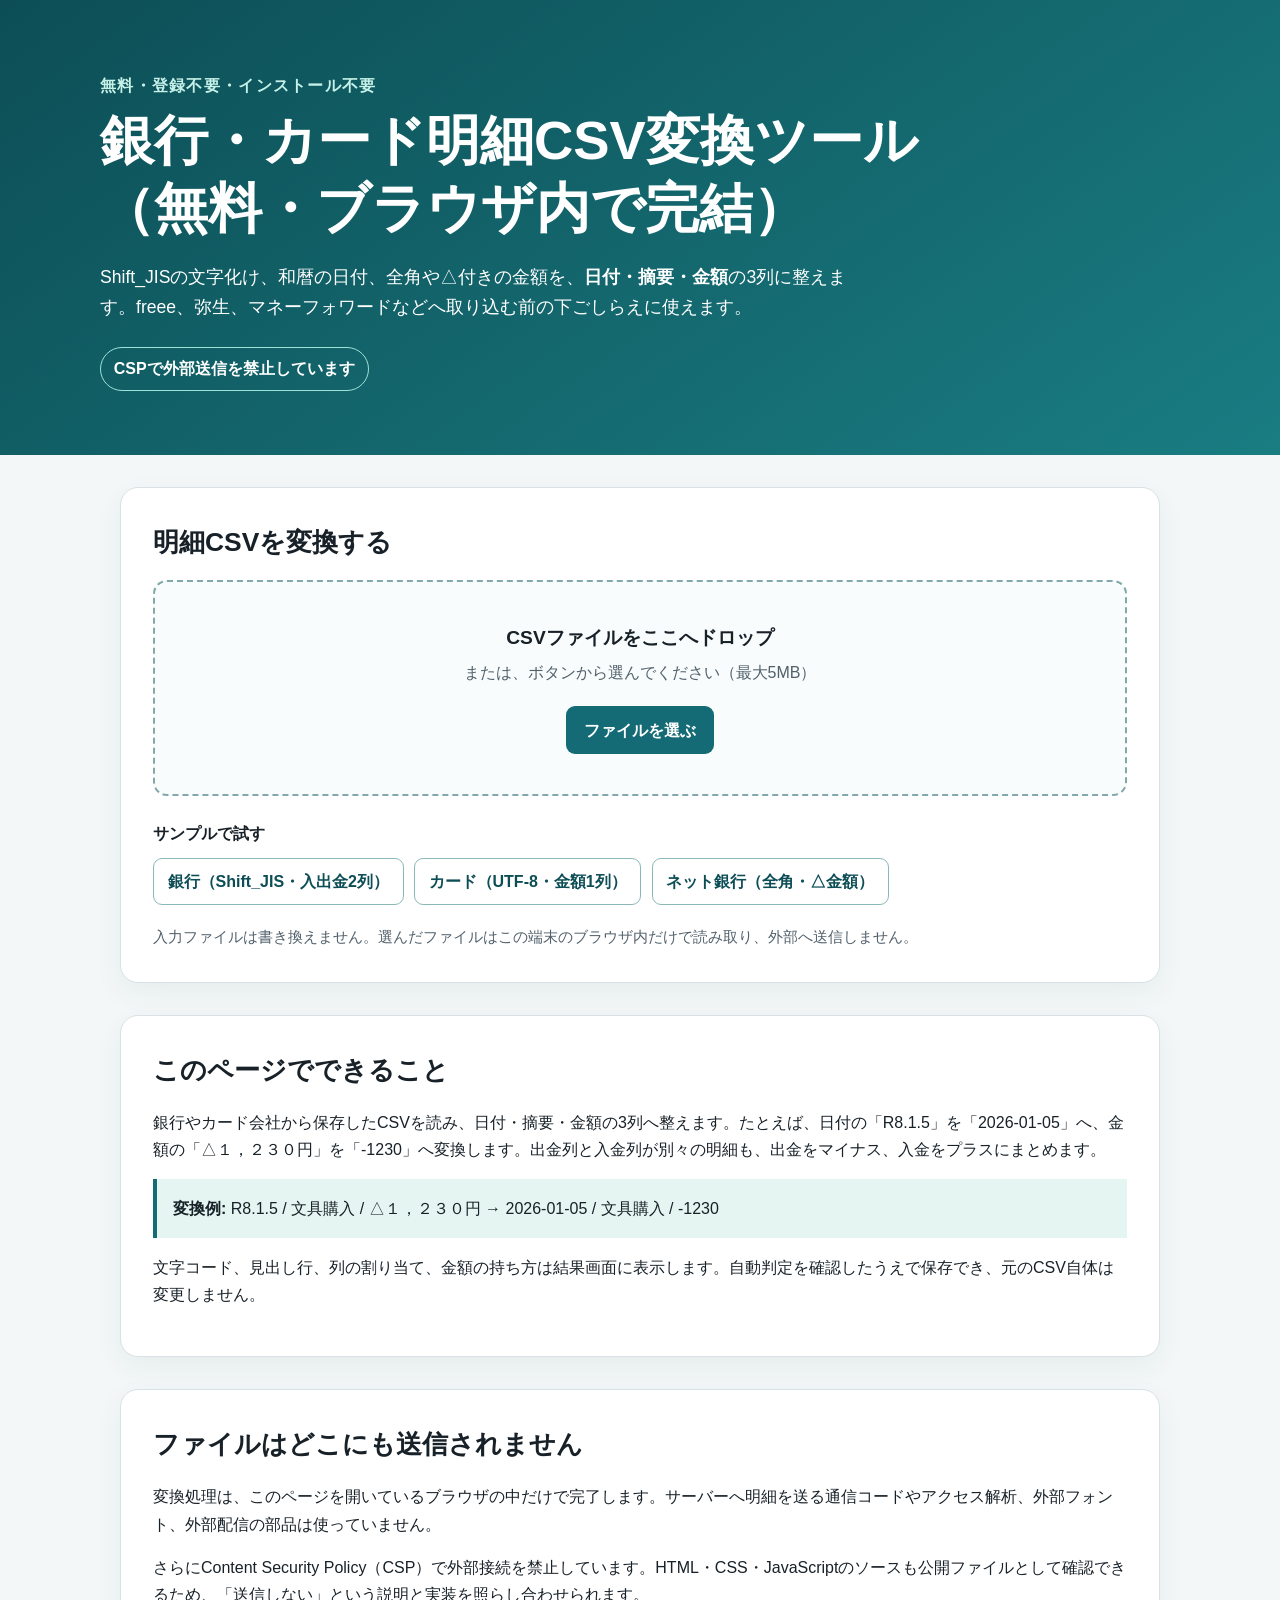
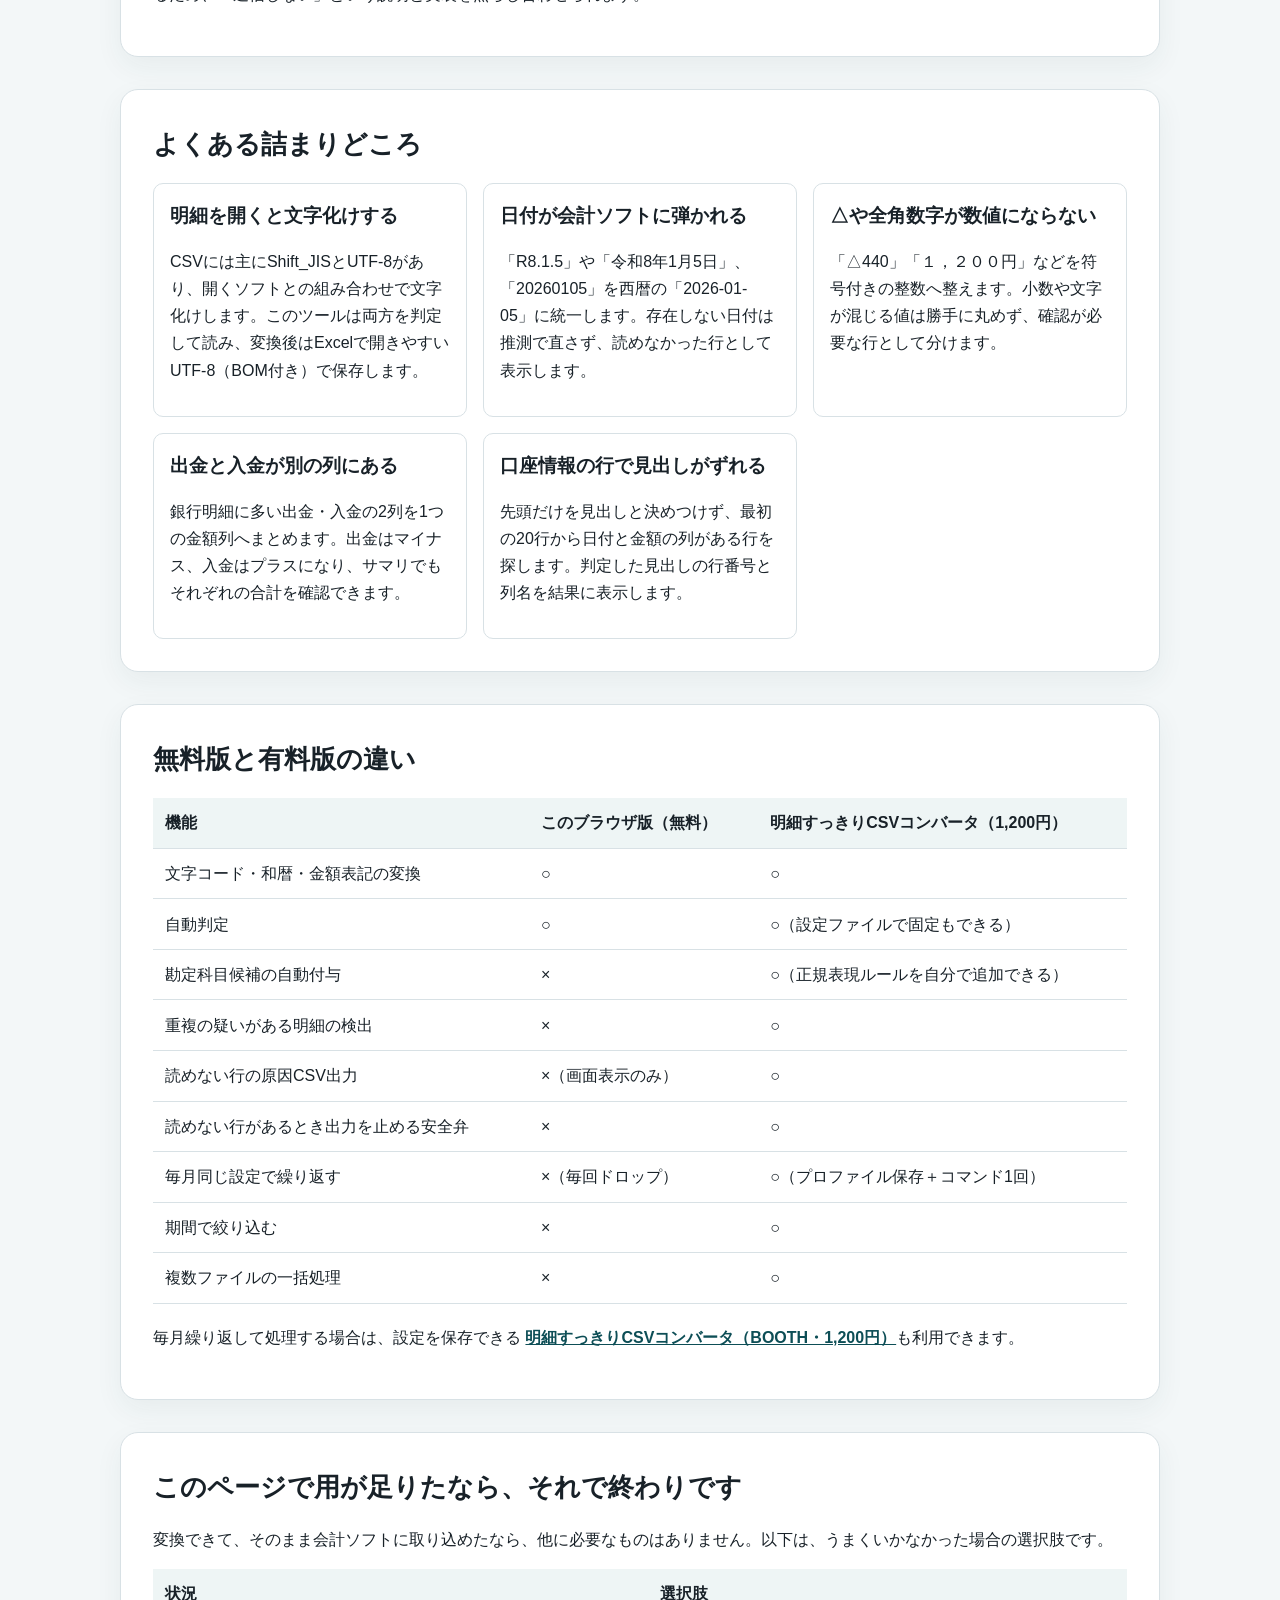
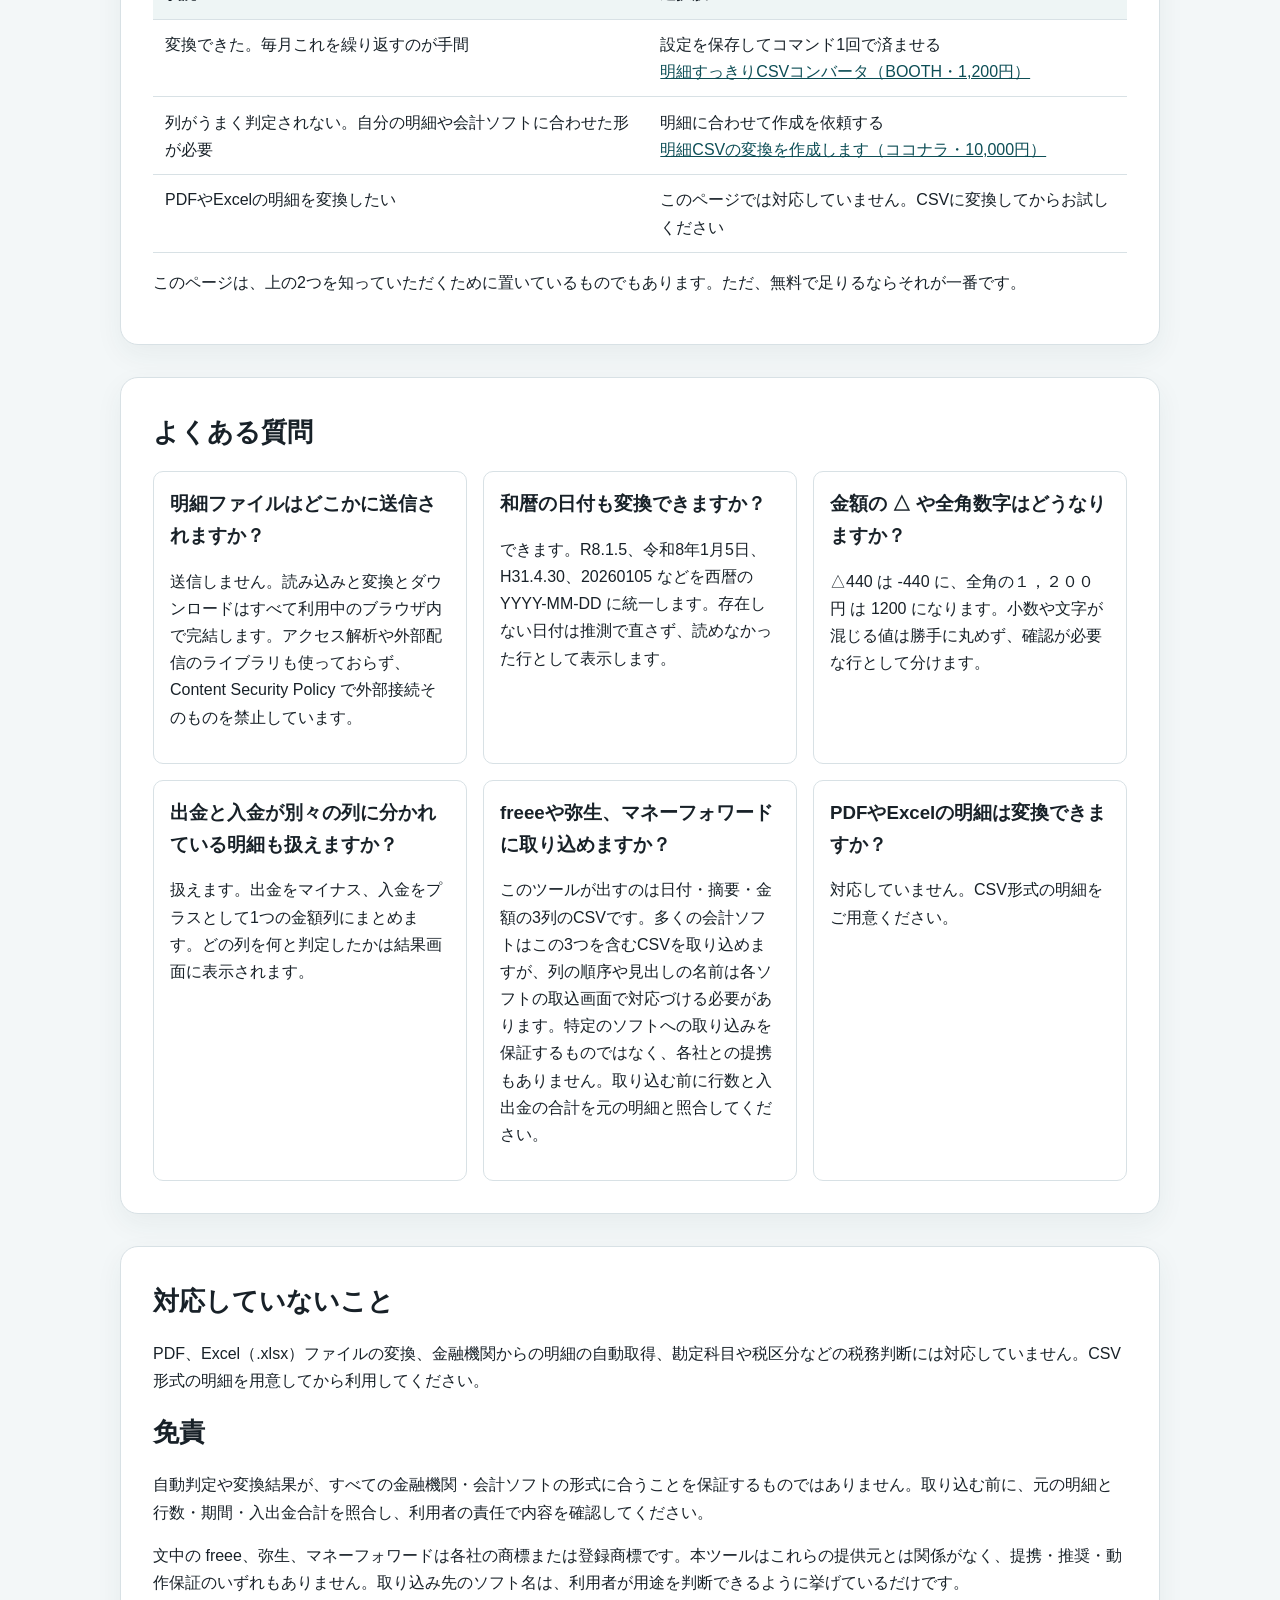
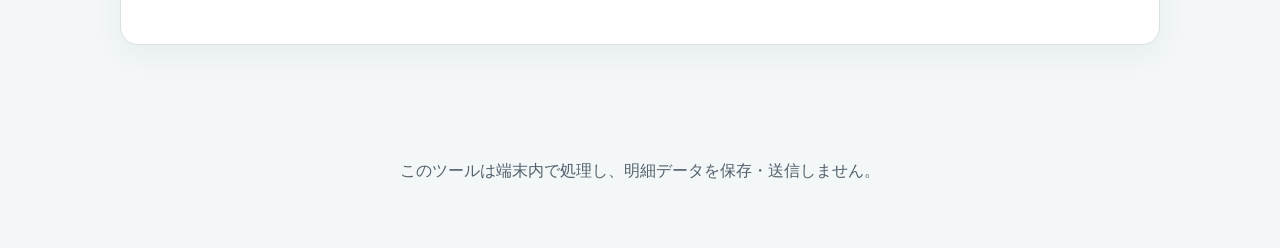
<file: index.html>
<!doctype html>
<html lang="ja">
<head>
  <meta charset="utf-8">
  <meta name="viewport" content="width=device-width, initial-scale=1">
  <meta http-equiv="Content-Security-Policy" content="default-src 'none'; script-src 'self'; style-src 'self'; img-src 'self' data:; connect-src 'none'; font-src 'none'; object-src 'none'; base-uri 'none'; form-action 'none'">
  <meta name="description" content="銀行やカードの明細CSVを、文字コード・和暦・金額表記を整えて日付・摘要・金額の3列に変換。freee・弥生・マネーフォワードなどへ取り込む前の下ごしらえに。ファイルは外部送信せずブラウザ内で処理します。">
  <title>銀行・カード明細CSV変換ツール（無料）</title>
  <link rel="canonical" href="https://naporit0742.github.io/meisai-csv-converter/">
  <script type="application/ld+json">
{
  "@context": "https://schema.org",
  "@graph": [
    {
      "@type": "WebApplication",
      "name": "銀行・カード明細CSV変換ツール",
      "url": "https://naporit0742.github.io/meisai-csv-converter/",
      "applicationCategory": "FinanceApplication",
      "operatingSystem": "Web browser",
      "inLanguage": "ja",
      "isAccessibleForFree": true,
      "offers": {
        "@type": "Offer",
        "price": "0",
        "priceCurrency": "JPY"
      },
      "author": {
        "@type": "Person",
        "name": "NaporiT"
      },
      "description": "銀行やカードの明細CSVを、文字コード・和暦・金額表記を整えて日付・摘要・金額の3列に変換する。freee・弥生・マネーフォワードなどへ取り込む前の下ごしらえに使う。ファイルは外部送信せずブラウザ内だけで処理する。"
    },
    {
      "@type": "FAQPage",
      "mainEntity": [
        {
          "@type": "Question",
          "name": "明細ファイルはどこかに送信されますか？",
          "acceptedAnswer": {
            "@type": "Answer",
            "text": "送信しません。読み込みと変換とダウンロードはすべて利用中のブラウザ内で完結します。アクセス解析や外部配信のライブラリも使っておらず、Content Security Policy で外部接続そのものを禁止しています。"
          }
        },
        {
          "@type": "Question",
          "name": "和暦の日付も変換できますか？",
          "acceptedAnswer": {
            "@type": "Answer",
            "text": "できます。R8.1.5、令和8年1月5日、H31.4.30、20260105 などを西暦の YYYY-MM-DD に統一します。存在しない日付は推測で直さず、読めなかった行として表示します。"
          }
        },
        {
          "@type": "Question",
          "name": "金額の △ や全角数字はどうなりますか？",
          "acceptedAnswer": {
            "@type": "Answer",
            "text": "△440 は -440 に、全角の１，２００円 は 1200 になります。小数や文字が混じる値は勝手に丸めず、確認が必要な行として分けます。"
          }
        },
        {
          "@type": "Question",
          "name": "出金と入金が別々の列に分かれている明細も扱えますか？",
          "acceptedAnswer": {
            "@type": "Answer",
            "text": "扱えます。出金をマイナス、入金をプラスとして1つの金額列にまとめます。どの列を何と判定したかは結果画面に表示されます。"
          }
        },
        {
          "@type": "Question",
          "name": "freeeや弥生、マネーフォワードに取り込めますか？",
          "acceptedAnswer": {
            "@type": "Answer",
            "text": "このツールが出すのは日付・摘要・金額の3列のCSVです。多くの会計ソフトはこの3つを含むCSVを取り込めますが、列の順序や見出しの名前は各ソフトの取込画面で対応づける必要があります。特定のソフトへの取り込みを保証するものではなく、各社との提携もありません。取り込む前に行数と入出金の合計を元の明細と照合してください。"
          }
        },
        {
          "@type": "Question",
          "name": "PDFやExcelの明細は変換できますか？",
          "acceptedAnswer": {
            "@type": "Answer",
            "text": "対応していません。CSV形式の明細をご用意ください。"
          }
        }
      ]
    }
  ]
}
  </script>
  <link rel="stylesheet" href="style.css">
</head>
<body>
  <header class="site-header">
    <div class="header-inner">
      <p class="eyebrow">無料・登録不要・インストール不要</p>
      <h1>銀行・カード明細CSV変換ツール（無料・ブラウザ内で完結）</h1>
      <p class="lead">Shift_JISの文字化け、和暦の日付、全角や△付きの金額を、<strong>日付・摘要・金額</strong>の3列に整えます。freee、弥生、マネーフォワードなどへ取り込む前の下ごしらえに使えます。</p>
      <p class="privacy-badge">CSPで外部送信を禁止しています</p>
    </div>
  </header>

  <main>
    <section class="panel" aria-labelledby="tool-title">
      <h2 id="tool-title">明細CSVを変換する</h2>
      <div id="drop-zone" class="drop-zone">
        <p class="drop-title">CSVファイルをここへドロップ</p>
        <p class="drop-note">または、ボタンから選んでください（最大5MB）</p>
        <label class="button" for="file-input">ファイルを選ぶ</label>
        <input id="file-input" type="file" accept=".csv,text/csv" hidden>
      </div>
      <div class="sample-area">
        <p>サンプルで試す</p>
        <div class="sample-buttons">
          <button class="sample-button" type="button" data-sample="bank">銀行（Shift_JIS・入出金2列）</button>
          <button class="sample-button" type="button" data-sample="card">カード（UTF-8・金額1列）</button>
          <button class="sample-button" type="button" data-sample="netbank">ネット銀行（全角・△金額）</button>
        </div>
      </div>
      <p class="local-note">入力ファイルは書き換えません。選んだファイルはこの端末のブラウザ内だけで読み取り、外部へ送信しません。</p>
    </section>

    <section id="error-box" class="message message-error" role="alert" hidden>
      <strong id="error-title"></strong>
      <p id="error-action"></p>
    </section>

    <section id="results" class="panel" aria-labelledby="result-title" hidden>
      <h2 id="result-title">変換結果</h2>
      <p id="sign-warning" class="message message-warning" role="status" hidden></p>
      <div class="result-block">
        <h3>判定結果</h3>
        <p>自動判定が元の明細と合っているか確認してください。</p>
        <div class="table-scroll"><table class="detection-table"><tbody id="detection-body"></tbody></table></div>
      </div>
      <div class="result-block">
        <h3>サマリ</h3>
        <dl id="summary-grid" class="summary-grid"></dl>
      </div>
      <div class="result-block">
        <h3>プレビュー</h3>
        <div class="table-scroll">
          <table><thead><tr><th>日付</th><th>摘要</th><th>金額</th></tr></thead><tbody id="preview-body"></tbody></table>
        </div>
        <p id="preview-more" class="preview-more"></p>
      </div>
      <div id="issues-section" class="result-block" hidden>
        <h3>読めなかった行</h3>
        <div class="table-scroll">
          <table><thead><tr><th>行番号</th><th>理由</th><th>元の値</th></tr></thead><tbody id="issues-body"></tbody></table>
        </div>
      </div>
      <div class="download-area">
        <button id="download-button" class="button button-large" type="button">変換後CSVをダウンロード</button>
        <p id="failed-warning" class="message-danger" role="alert" hidden></p>
      </div>
    </section>

    <section class="panel">
      <h2>このページでできること</h2>
      <p>銀行やカード会社から保存したCSVを読み、日付・摘要・金額の3列へ整えます。たとえば、日付の「R8.1.5」を「2026-01-05」へ、金額の「△１，２３０円」を「-1230」へ変換します。出金列と入金列が別々の明細も、出金をマイナス、入金をプラスにまとめます。</p>
      <p class="example"><strong>変換例:</strong> R8.1.5 / 文具購入 / △１，２３０円 → 2026-01-05 / 文具購入 / -1230</p>
      <p>文字コード、見出し行、列の割り当て、金額の持ち方は結果画面に表示します。自動判定を確認したうえで保存でき、元のCSV自体は変更しません。</p>
    </section>

    <section class="panel">
      <h2>ファイルはどこにも送信されません</h2>
      <p>変換処理は、このページを開いているブラウザの中だけで完了します。サーバーへ明細を送る通信コードやアクセス解析、外部フォント、外部配信の部品は使っていません。</p>
      <p>さらにContent Security Policy（CSP）で外部接続を禁止しています。HTML・CSS・JavaScriptのソースも公開ファイルとして確認できるため、「送信しない」という説明と実装を照らし合わせられます。</p>
    </section>

    <section class="panel">
      <h2>よくある詰まりどころ</h2>
      <div class="trouble-grid">
        <article><h3>明細を開くと文字化けする</h3><p>CSVには主にShift_JISとUTF-8があり、開くソフトとの組み合わせで文字化けします。このツールは両方を判定して読み、変換後はExcelで開きやすいUTF-8（BOM付き）で保存します。</p></article>
        <article><h3>日付が会計ソフトに弾かれる</h3><p>「R8.1.5」や「令和8年1月5日」、「20260105」を西暦の「2026-01-05」に統一します。存在しない日付は推測で直さず、読めなかった行として表示します。</p></article>
        <article><h3>△や全角数字が数値にならない</h3><p>「△440」「１，２００円」などを符号付きの整数へ整えます。小数や文字が混じる値は勝手に丸めず、確認が必要な行として分けます。</p></article>
        <article><h3>出金と入金が別の列にある</h3><p>銀行明細に多い出金・入金の2列を1つの金額列へまとめます。出金はマイナス、入金はプラスになり、サマリでもそれぞれの合計を確認できます。</p></article>
        <article><h3>口座情報の行で見出しがずれる</h3><p>先頭だけを見出しと決めつけず、最初の20行から日付と金額の列がある行を探します。判定した見出しの行番号と列名を結果に表示します。</p></article>
      </div>
    </section>

    <section class="panel">
      <h2>無料版と有料版の違い</h2>
      <div class="table-scroll">
        <table class="comparison">
          <thead><tr><th>機能</th><th>このブラウザ版（無料）</th><th>明細すっきりCSVコンバータ（1,200円）</th></tr></thead>
          <tbody>
            <tr><td>文字コード・和暦・金額表記の変換</td><td>○</td><td>○</td></tr>
            <tr><td>自動判定</td><td>○</td><td>○（設定ファイルで固定もできる）</td></tr>
            <tr><td>勘定科目候補の自動付与</td><td>×</td><td>○（正規表現ルールを自分で追加できる）</td></tr>
            <tr><td>重複の疑いがある明細の検出</td><td>×</td><td>○</td></tr>
            <tr><td>読めない行の原因CSV出力</td><td>×（画面表示のみ）</td><td>○</td></tr>
            <tr><td>読めない行があるとき出力を止める安全弁</td><td>×</td><td>○</td></tr>
            <tr><td>毎月同じ設定で繰り返す</td><td>×（毎回ドロップ）</td><td>○（プロファイル保存＋コマンド1回）</td></tr>
            <tr><td>期間で絞り込む</td><td>×</td><td>○</td></tr>
            <tr><td>複数ファイルの一括処理</td><td>×</td><td>○</td></tr>
          </tbody>
        </table>
      </div>
      <p class="booth-link">毎月繰り返して処理する場合は、設定を保存できる <a href="https://naporit.booth.pm/items/8813777">明細すっきりCSVコンバータ（BOOTH・1,200円）</a>も利用できます。</p>
    </section>

    <section class="panel">
      <h2>このページで用が足りたなら、それで終わりです</h2>
      <p>変換できて、そのまま会計ソフトに取り込めたなら、他に必要なものはありません。以下は、うまくいかなかった場合の選択肢です。</p>
      <div class="table-scroll">
        <table class="comparison">
          <thead><tr><th>状況</th><th>選択肢</th></tr></thead>
          <tbody>
            <tr>
              <td>変換できた。毎月これを繰り返すのが手間</td>
              <td>設定を保存してコマンド1回で済ませる<br><a href="https://naporit.booth.pm/items/8813777">明細すっきりCSVコンバータ（BOOTH・1,200円）</a></td>
            </tr>
            <tr>
              <td>列がうまく判定されない。自分の明細や会計ソフトに合わせた形が必要</td>
              <td>明細に合わせて作成を依頼する<br><a href="https://coconala.com/services/4391447" rel="noopener">明細CSVの変換を作成します（ココナラ・10,000円）</a></td>
            </tr>
            <tr>
              <td>PDFやExcelの明細を変換したい</td>
              <td>このページでは対応していません。CSVに変換してからお試しください</td>
            </tr>
          </tbody>
        </table>
      </div>
      <p class="source-note">このページは、上の2つを知っていただくために置いているものでもあります。ただ、無料で足りるならそれが一番です。</p>
    </section>

    <section class="panel">
      <h2>よくある質問</h2>
      <div class="trouble-grid">
        <article><h3>明細ファイルはどこかに送信されますか？</h3><p>送信しません。読み込みと変換とダウンロードはすべて利用中のブラウザ内で完結します。アクセス解析や外部配信のライブラリも使っておらず、Content Security Policy で外部接続そのものを禁止しています。</p></article>
        <article><h3>和暦の日付も変換できますか？</h3><p>できます。R8.1.5、令和8年1月5日、H31.4.30、20260105 などを西暦の YYYY-MM-DD に統一します。存在しない日付は推測で直さず、読めなかった行として表示します。</p></article>
        <article><h3>金額の △ や全角数字はどうなりますか？</h3><p>△440 は -440 に、全角の１，２００円 は 1200 になります。小数や文字が混じる値は勝手に丸めず、確認が必要な行として分けます。</p></article>
        <article><h3>出金と入金が別々の列に分かれている明細も扱えますか？</h3><p>扱えます。出金をマイナス、入金をプラスとして1つの金額列にまとめます。どの列を何と判定したかは結果画面に表示されます。</p></article>
        <article><h3>freeeや弥生、マネーフォワードに取り込めますか？</h3><p>このツールが出すのは日付・摘要・金額の3列のCSVです。多くの会計ソフトはこの3つを含むCSVを取り込めますが、列の順序や見出しの名前は各ソフトの取込画面で対応づける必要があります。特定のソフトへの取り込みを保証するものではなく、各社との提携もありません。取り込む前に行数と入出金の合計を元の明細と照合してください。</p></article>
        <article><h3>PDFやExcelの明細は変換できますか？</h3><p>対応していません。CSV形式の明細をご用意ください。</p></article>
      </div>
    </section>

    <section class="panel">
      <h2>対応していないこと</h2>
      <p>PDF、Excel（.xlsx）ファイルの変換、金融機関からの明細の自動取得、勘定科目や税区分などの税務判断には対応していません。CSV形式の明細を用意してから利用してください。</p>
      <h2>免責</h2>
      <p>自動判定や変換結果が、すべての金融機関・会計ソフトの形式に合うことを保証するものではありません。取り込む前に、元の明細と行数・期間・入出金合計を照合し、利用者の責任で内容を確認してください。</p>
      <p>文中の freee、弥生、マネーフォワードは各社の商標または登録商標です。本ツールはこれらの提供元とは関係がなく、提携・推奨・動作保証のいずれもありません。取り込み先のソフト名は、利用者が用途を判断できるように挙げているだけです。</p>
    </section>
  </main>
  <footer class="site-footer"><p>このツールは端末内で処理し、明細データを保存・送信しません。</p></footer>
  <script src="convert.js"></script>
  <script src="samples/samples.js"></script>
  <script src="app.js"></script>
</body>
</html>
</file>
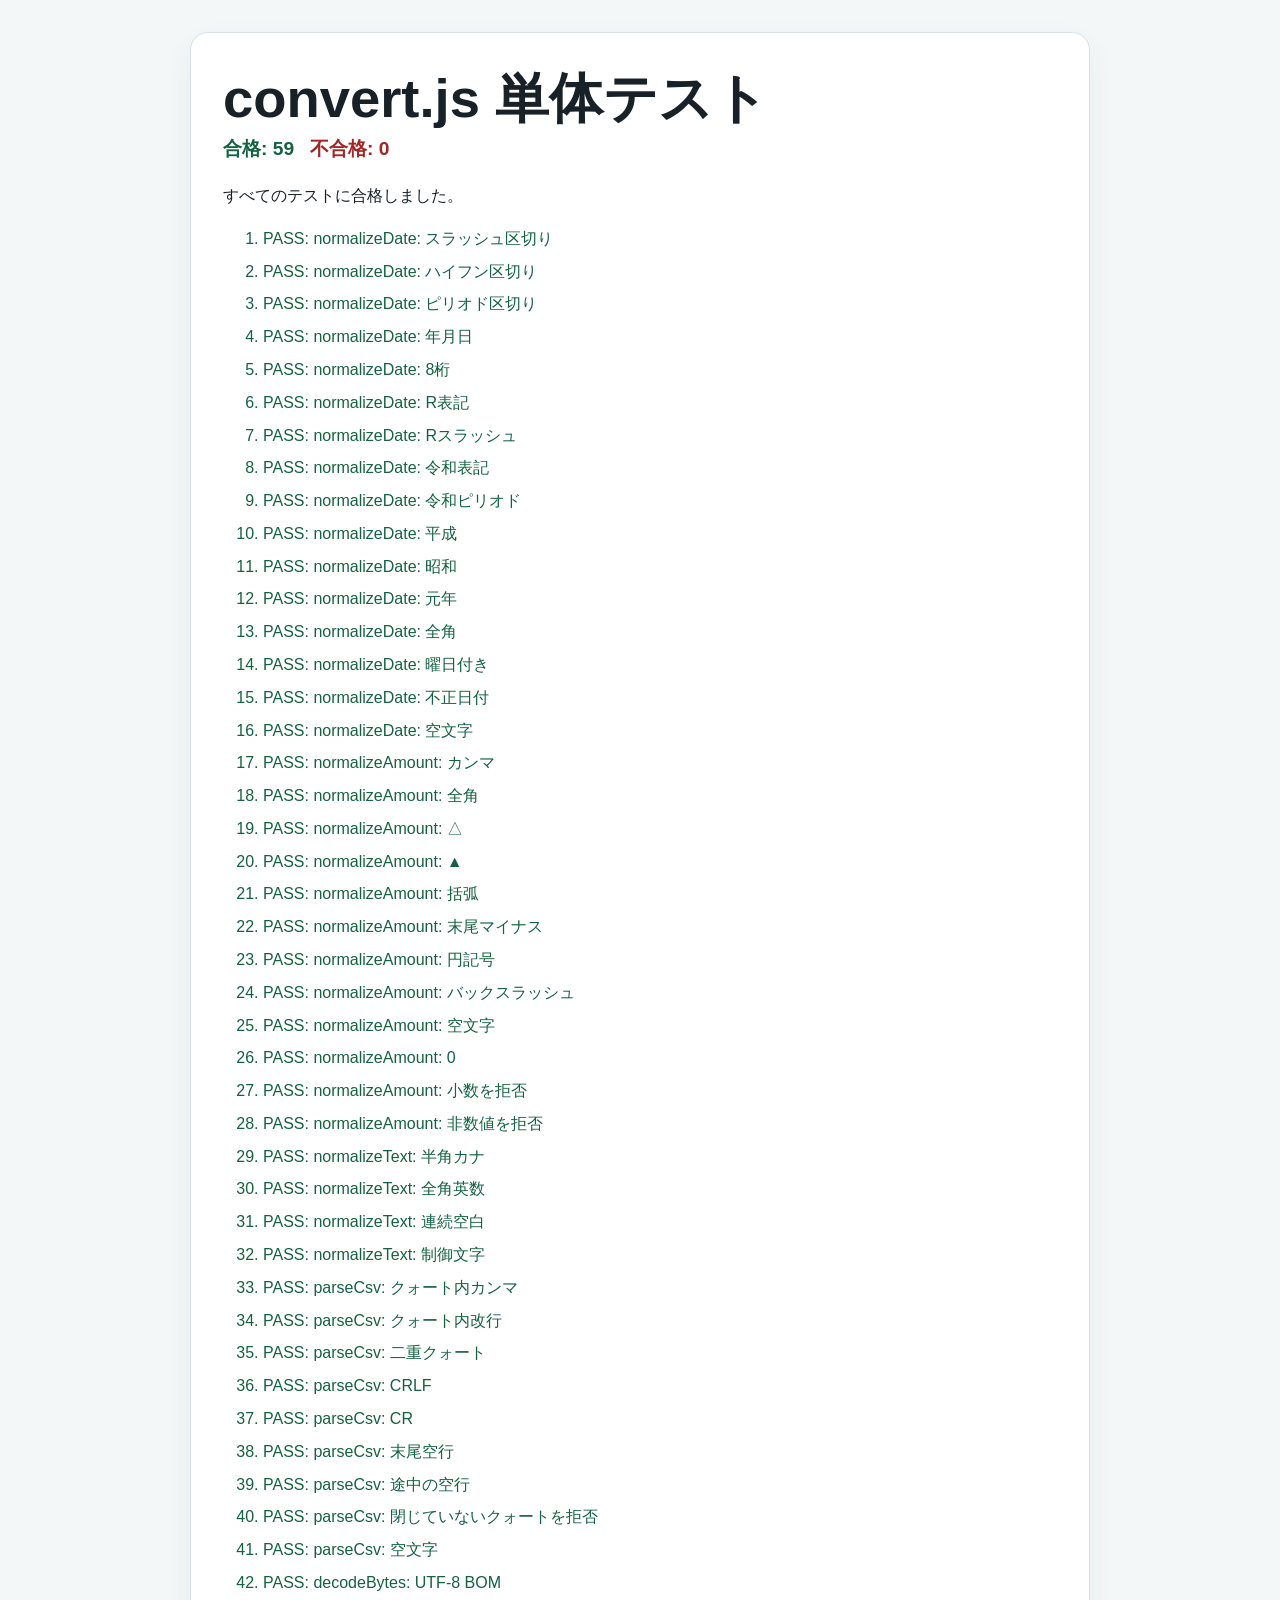
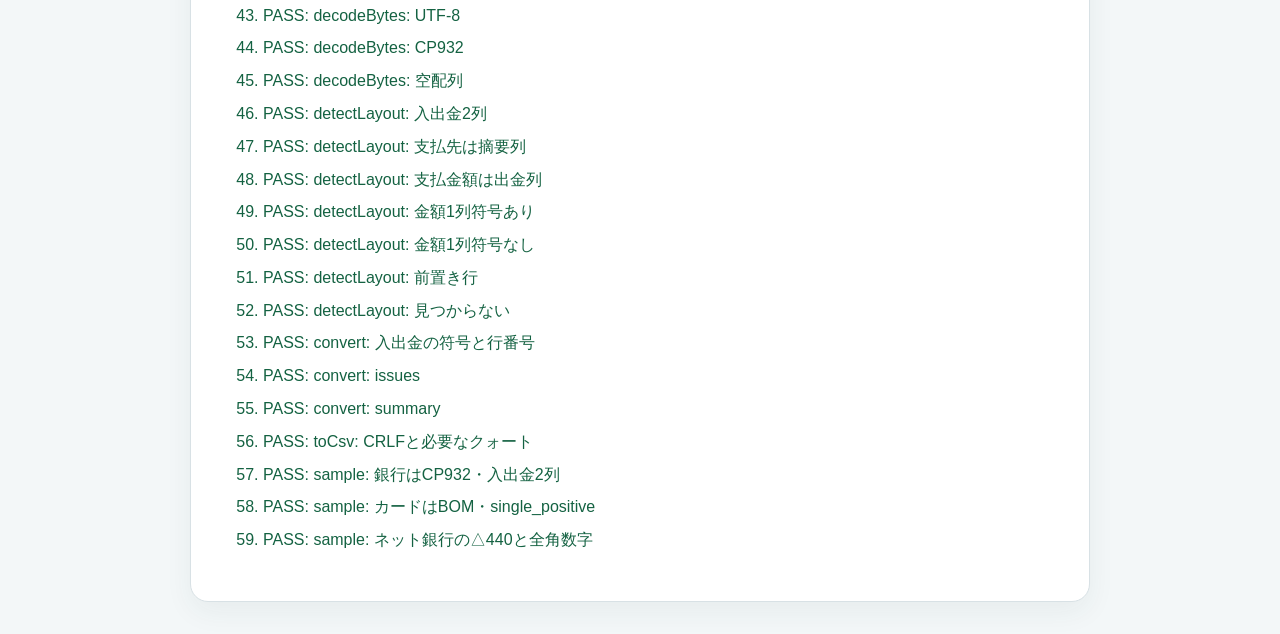
<file: tests.html>
<!doctype html>
<html lang="ja">
<head>
  <meta charset="utf-8">
  <meta name="viewport" content="width=device-width, initial-scale=1">
  <meta http-equiv="Content-Security-Policy" content="default-src 'none'; script-src 'self'; style-src 'self'; connect-src 'none'; font-src 'none'; object-src 'none'; base-uri 'none'; form-action 'none'">
  <title>明細変換テスト</title>
  <link rel="stylesheet" href="style.css">
</head>
<body>
  <main class="test-page panel">
    <h1>convert.js 単体テスト</h1>
    <div class="test-summary">
      <strong id="test-pass" class="test-pass">合格: 0</strong>
      <strong id="test-fail" class="test-fail">不合格: 0</strong>
    </div>
    <p id="test-status">テストを実行しています。</p>
    <ol id="test-results" class="test-list"></ol>
  </main>
  <script src="convert.js"></script>
  <script src="samples/samples.js"></script>
  <script src="tests.js"></script>
</body>
</html>
</file>
<file: style.css>
:root {
  color-scheme: light;
  --ink: #182128;
  --muted: #52616c;
  --line: #d8e1e5;
  --paper: #ffffff;
  --soft: #f3f7f8;
  --brand: #146b75;
  --brand-dark: #0d4e56;
  --accent: #e5f5f1;
  --warning: #8b5600;
  --warning-bg: #fff7dd;
  --danger: #a32525;
  --danger-bg: #fff0f0;
  font-family: "Yu Gothic UI", "Meiryo", sans-serif;
}
* { box-sizing: border-box; }
html { scroll-behavior: smooth; }
body { margin: 0; color: var(--ink); background: var(--soft); line-height: 1.7; }
a { color: var(--brand-dark); }
button, input { font: inherit; }
.site-header { padding: 4.5rem 1.25rem 3rem; background: linear-gradient(145deg, #0d4e56, #197d82); color: #fff; }
.header-inner, main, .site-footer { width: min(1080px, 100%); margin: 0 auto; }
.eyebrow { margin: 0 0 .5rem; font-weight: 700; letter-spacing: .08em; color: #c6f1e8; }
h1 { max-width: 850px; margin: 0; font-size: clamp(2rem, 5vw, 3.4rem); line-height: 1.25; }
.lead { max-width: 760px; margin: 1.25rem 0 0; font-size: 1.1rem; }
.privacy-badge { display: inline-block; margin-top: 1.5rem; padding: .45rem .8rem; border: 1px solid #9ee1d7; border-radius: 999px; font-weight: 700; }
main { padding: 2rem 1.25rem 4rem; }
.panel { margin: 0 0 2rem; padding: clamp(1.25rem, 3vw, 2rem); background: var(--paper); border: 1px solid var(--line); border-radius: 18px; box-shadow: 0 10px 28px rgba(30, 60, 70, .06); }
h2 { margin: 0 0 1rem; font-size: 1.65rem; }
h3 { margin-top: 1.6rem; }
.drop-zone { padding: 2.5rem 1rem; text-align: center; border: 2px dashed #83a8ac; border-radius: 14px; background: #f8fcfc; transition: .15s ease; }
.drop-zone.is-dragging { border-color: var(--brand); background: var(--accent); transform: scale(1.01); }
.drop-title { margin: 0 0 .25rem; font-size: 1.2rem; font-weight: 700; }
.drop-note { margin: 0 0 1.25rem; color: var(--muted); }
.button, .sample-button { display: inline-flex; align-items: center; justify-content: center; min-height: 44px; border-radius: 9px; cursor: pointer; font-weight: 700; }
.button { padding: .65rem 1.1rem; border: 0; color: #fff; background: var(--brand); }
.button:hover { background: var(--brand-dark); }
.button-large { padding: .85rem 1.4rem; }
.sample-area { margin-top: 1.5rem; }
.sample-area p { margin-bottom: .65rem; font-weight: 700; }
.sample-buttons { display: flex; flex-wrap: wrap; gap: .65rem; }
.sample-button { padding: .55rem .85rem; color: var(--brand-dark); border: 1px solid #8ab9b8; background: #fff; }
.sample-button:hover { background: var(--accent); }
.local-note { margin: 1.25rem 0 0; color: var(--muted); font-size: .92rem; }
.message { margin: 0 0 2rem; padding: 1rem 1.2rem; border-radius: 10px; }
.message strong { display: block; }
.message p { margin: .25rem 0 0; }
.message-error { color: var(--danger); border: 1px solid #ebaaaa; background: var(--danger-bg); }
.message-warning { color: var(--warning); border: 1px solid #e8ca76; background: var(--warning-bg); }
.message-danger { margin-top: 1rem; color: var(--danger); font-weight: 700; }
.result-block + .result-block { margin-top: 2rem; padding-top: 1.5rem; border-top: 1px solid var(--line); }
.table-scroll { overflow-x: auto; }
table { width: 100%; border-collapse: collapse; background: #fff; }
th, td { padding: .7rem .75rem; text-align: left; vertical-align: top; border-bottom: 1px solid var(--line); }
thead th { white-space: nowrap; background: #eef5f5; }
.detection-table th { width: 12rem; }
.summary-grid { display: grid; grid-template-columns: repeat(auto-fit, minmax(145px, 1fr)); gap: .75rem; margin: 0; }
.summary-grid div { padding: .85rem; border: 1px solid var(--line); border-radius: 10px; background: #f9fbfb; }
.summary-grid dt { color: var(--muted); font-size: .85rem; }
.summary-grid dd { margin: .15rem 0 0; font-size: 1.08rem; font-weight: 700; }
.amount-negative { color: #9b2b2b; }
.amount-positive { color: #146242; }
.preview-more { color: var(--muted); font-weight: 700; }
.download-area { margin-top: 1.5rem; padding-top: 1.25rem; border-top: 1px solid var(--line); }
.example { padding: 1rem; border-left: 4px solid var(--brand); background: var(--accent); }
.trouble-grid { display: grid; grid-template-columns: repeat(auto-fit, minmax(260px, 1fr)); gap: 1rem; }
.trouble-grid article { padding: 1rem; border: 1px solid var(--line); border-radius: 10px; }
.trouble-grid h3 { margin: 0 0 .5rem; }
.comparison th:first-child { min-width: 15rem; }
.booth-link { margin-top: 1.25rem; }
.booth-link a { font-weight: 700; }
.site-footer { padding: 0 1.25rem 3rem; color: var(--muted); text-align: center; }
.test-page { width: min(900px, calc(100% - 2rem)); margin: 2rem auto; }
.test-summary { display: flex; gap: 1rem; font-size: 1.2rem; }
.test-pass { color: #146242; }
.test-fail { color: var(--danger); }
.test-list li { margin: .35rem 0; }
@media (max-width: 600px) {
  .site-header { padding-top: 3rem; }
  main { padding-inline: .75rem; }
  .panel { border-radius: 12px; }
  .sample-buttons { flex-direction: column; }
  .sample-button { width: 100%; }
  .detection-table th { width: 8rem; }
}
</file>
